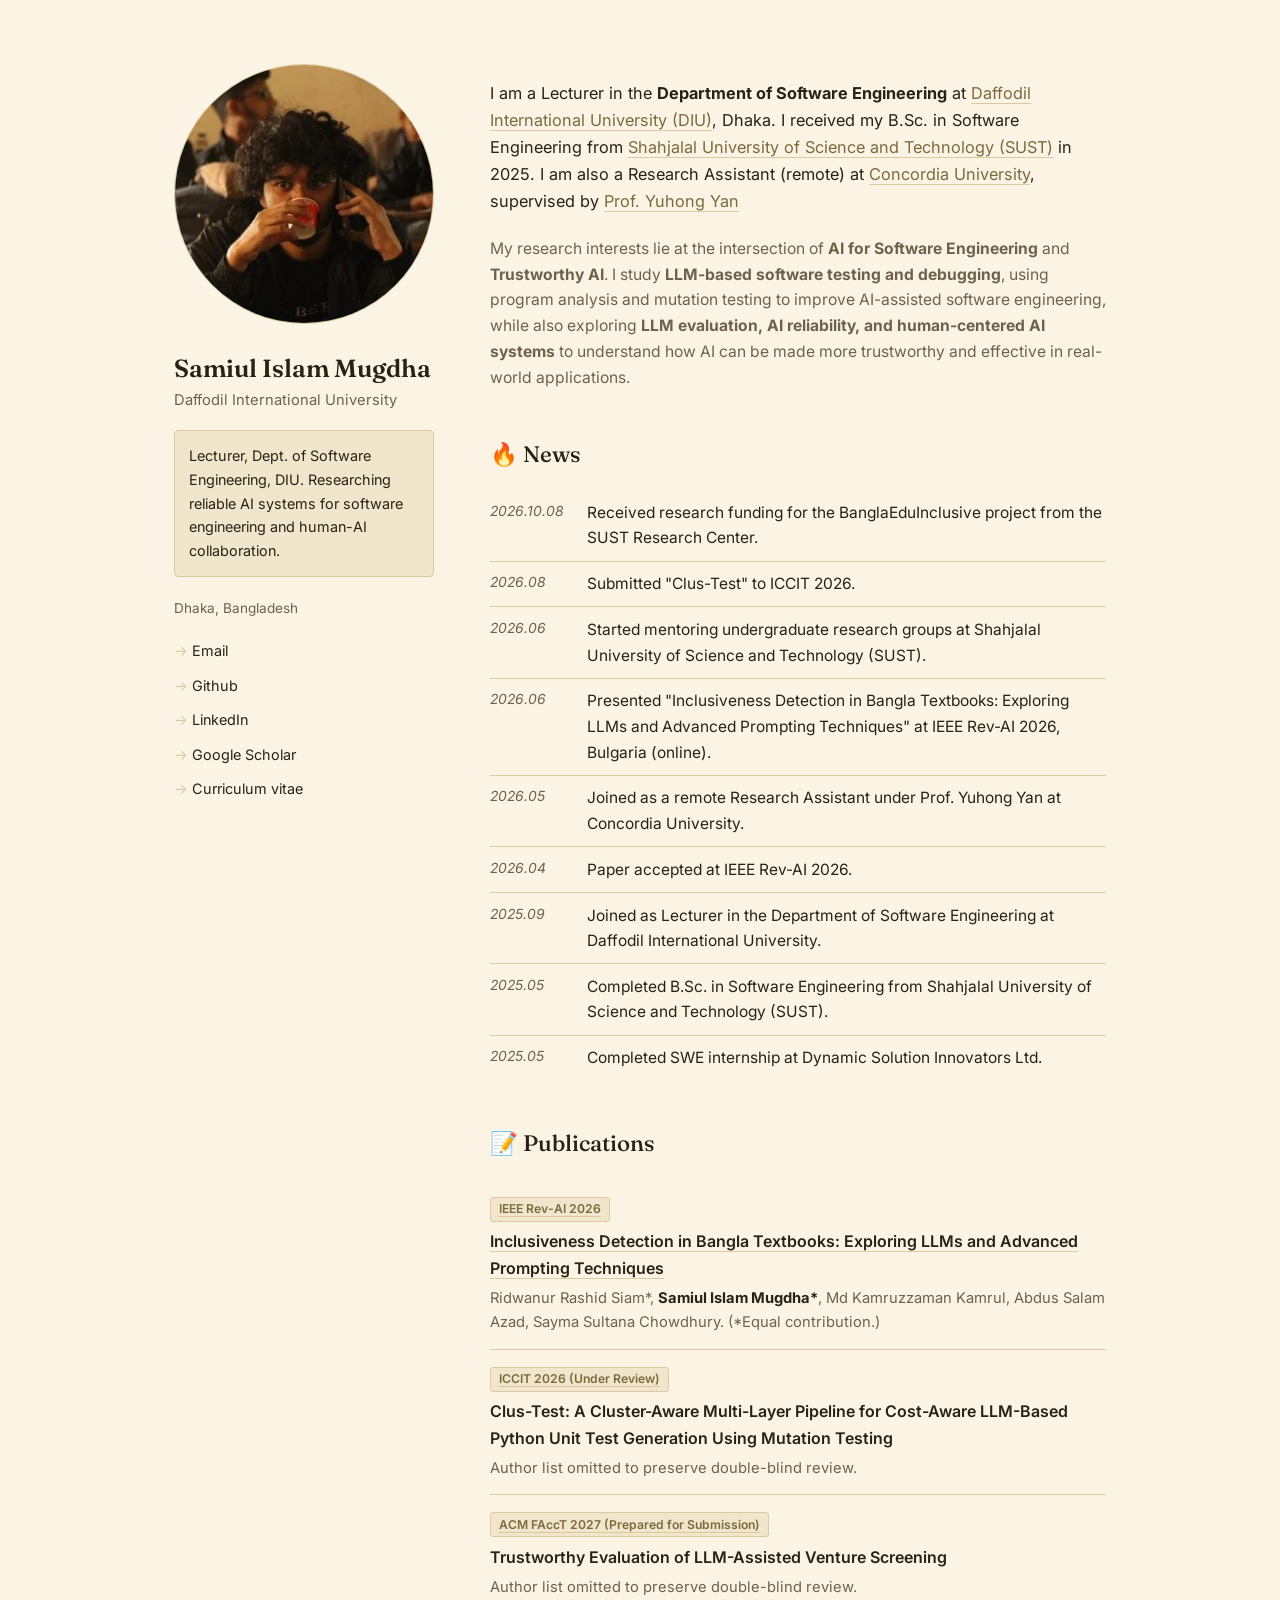
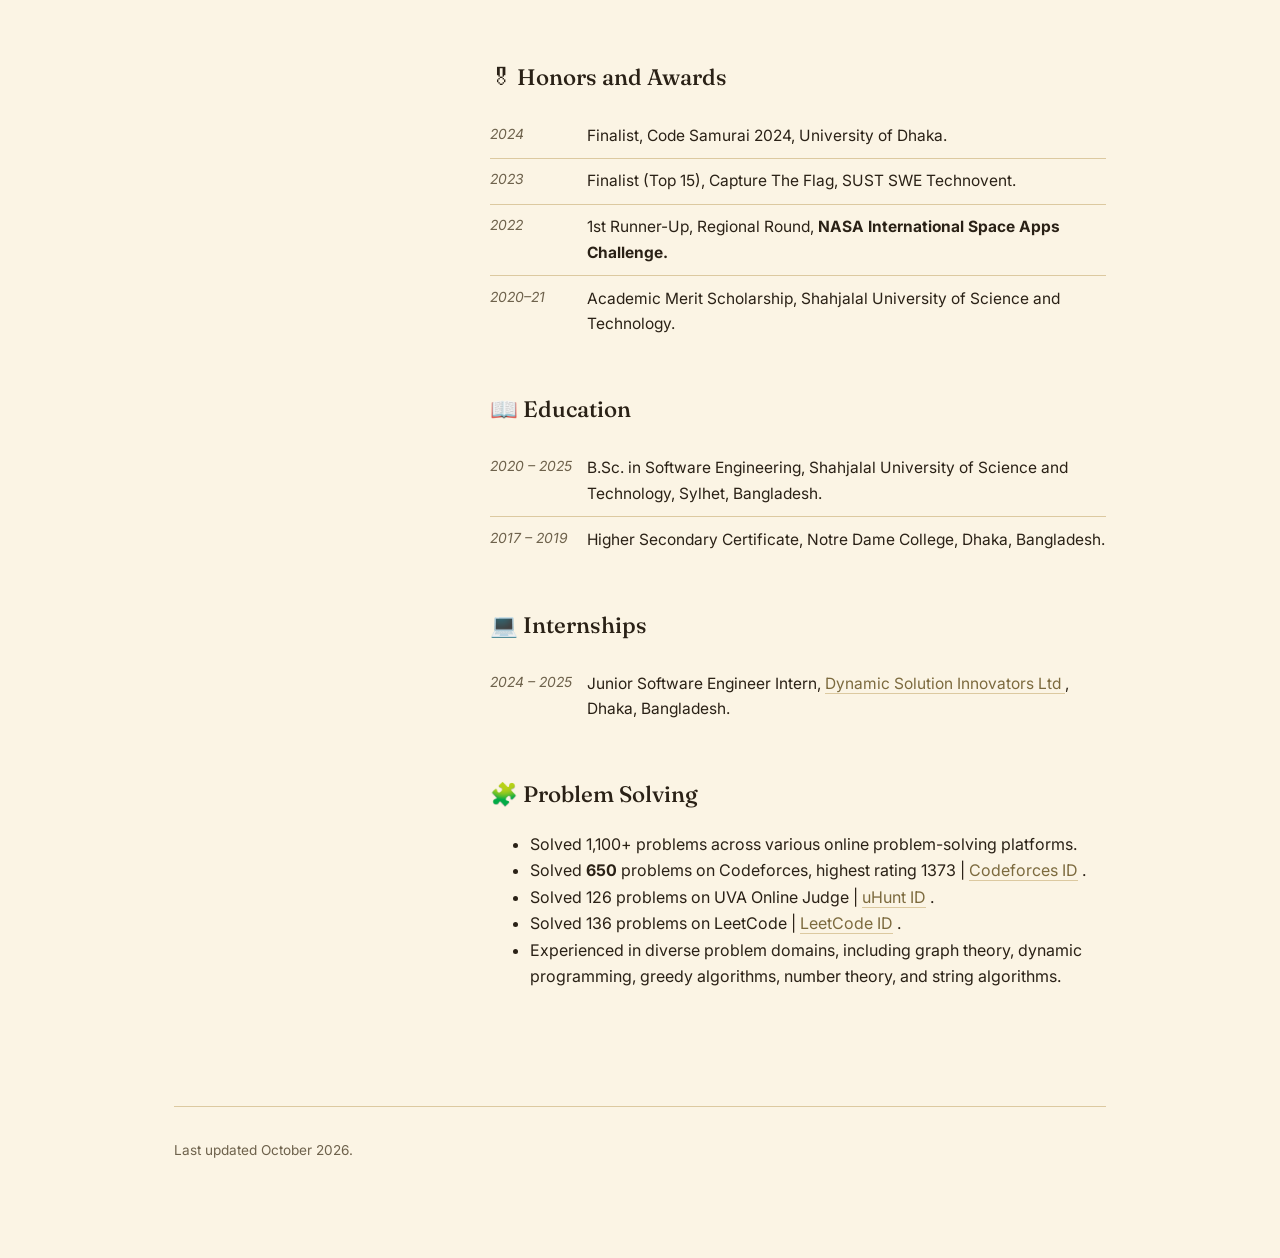
<file: index.html>
<!DOCTYPE html>
<html lang="en">
<head>
<meta charset="UTF-8">
<meta name="viewport" content="width=device-width, initial-scale=1.0">
<meta name="description" content="Welcome to Samiul Islam Mugdha's homepage!">
<meta property="og:title" content="Samiul Islam Mugdha">
<meta property="og:description" content="Lecturer, Software Engineering @ DIU. Focusing on AI for software engineering, LLM-based test generation, and trustworthy AI evaluation.">
<meta property="og:site_name" content="Samiul Islam Mugdha">
<meta name="theme-color" content="#FBF4E4">
<title>Samiul Islam Mugdha - Homepage</title>
<link rel="preconnect" href="https://fonts.googleapis.com">
<link rel="preconnect" href="https://fonts.gstatic.com" crossorigin>
<link href="https://fonts.googleapis.com/css2?family=Fraunces:opsz,wght@9..144,400;9..144,500;9..144,600&family=Inter:wght@400;500;600&display=swap" rel="stylesheet">
<link rel="stylesheet" href="home.css">
</head>
<body>

<div class="page">

  <aside class="sidebar">
    <img class="avatar" src="assets/headshot.jpg" alt="Samiul Islam Mugdha">
    <h1>Samiul Islam Mugdha</h1>
    <p class="affil">Daffodil International University</p>

    <div class="tagline">
      Lecturer, Dept. of Software Engineering, DIU. Researching reliable AI systems for software engineering and human-AI collaboration.
    </div>

    <p class="location">Dhaka, Bangladesh</p>

    <ul class="links">
      <li><a href="mailto:mugdhasamiul@gmail.com">Email</a></li>
      <li><a href="https://github.com/mugdha-samiul">Github</a></li>
      <li><a href="https://www.linkedin.com/in/samiul-islam-mugdha-1642b2234/">LinkedIn</a></li>
      <li><a href="https://scholar.google.com/citations?user=y6fyp4IAAAAJ&hl=en" title="Add your Google Scholar URL">Google Scholar</a></li>
      <li><a href="https://drive.google.com/file/d/1ogjmhiNxE4OzzcbjFsVQIjk8-CTtBQRT/view?usp=sharing" title="CV">Curriculum vitae</a></li>
    </ul>

    <!-- <p class="also">Also see the <a href="portfolio.html">full CV site</a> for teaching and service details.</p> -->
  </aside>

  <main>

    <section id="about">
      <p class="bio">I am a Lecturer in the <strong>Department of Software Engineering</strong> at <a href="https://daffodilvarsity.edu.bd/">Daffodil International University (DIU)</a>, Dhaka. I received my B.Sc. in Software Engineering from <a href="https://www.sust.edu/">Shahjalal University of Science and Technology (SUST)</a> in 2025. I am also a Research Assistant (remote) at <a href="https://www.concordia.ca/">Concordia University</a>, supervised by <a href="https://www.concordia.ca/faculty/yuhong-yan.html">Prof. Yuhong Yan</a></p>
      <p class="interests">
        My research interests lie at the intersection of <strong>AI for Software Engineering</strong> and <strong>Trustworthy AI</strong>. I study <strong>LLM-based software testing and debugging</strong>, using program analysis and mutation testing to improve AI-assisted software engineering, while also exploring <strong>LLM evaluation, AI reliability, and human-centered AI systems</strong> to understand how AI can be made more trustworthy and effective in real-world applications.
      </p>
    </section>

    <section id="news">
      <h2>🔥 News</h2>
      <ul class="news-list">
        <li>
      <span class="when">2026.10.08</span>
      <span>Received research funding for the BanglaEduInclusive project from the SUST Research Center.</span>
    </li>
    <li><span class="when">2026.08</span> <span>Submitted "Clus-Test" to ICCIT 2026.</span></li>
    <li><span class="when">2026.06</span> <span>Started mentoring undergraduate research groups at Shahjalal University of Science and Technology (SUST).</span></li>
    <li><span class="when">2026.06</span> <span>Presented "Inclusiveness Detection in Bangla Textbooks: Exploring LLMs and Advanced Prompting Techniques" at IEEE Rev-AI 2026, Bulgaria (online).</span></li>
    <li><span class="when">2026.05</span> <span>Joined as a remote Research Assistant under Prof. Yuhong Yan at Concordia University.</span></li>
    <li><span class="when">2026.04</span> <span>Paper accepted at IEEE Rev-AI 2026.</span></li>
    <li><span class="when">2025.09</span> <span>Joined as Lecturer in the Department of Software Engineering at Daffodil International University.</span></li>
    <li><span class="when">2025.05</span> <span>Completed B.Sc. in Software Engineering from Shahjalal University of Science and Technology (SUST).</span></li>
    <li><span class="when">2025.05</span> <span>Completed SWE internship at Dynamic Solution Innovators Ltd.</span></li>
      </ul>
    </section>

    <section id="publications">
      <h2>📝 Publications</h2>
    
      <div class="pub">
        <span class="pub-venue-tag">
          <a href="https://rev-ai.org/index.html" 
             target="_blank" 
             rel="noopener noreferrer"
             style="text-decoration: none !important; color: inherit;">
             IEEE Rev-AI 2026
          </a>
        </span>
        <div class="pub-title">
          <a href="https://ieeexplore.ieee.org/document/11622053" 
             target="_blank" 
             rel="noopener noreferrer"
             style="text-decoration: none !important; color: inherit;">
             Inclusiveness Detection in Bangla Textbooks: Exploring LLMs and Advanced Prompting Techniques
          </a>
        </div>
        <div class="pub-authors">
          Ridwanur Rashid Siam*, <span class="me">Samiul Islam Mugdha*</span>, Md Kamruzzaman Kamrul, Abdus Salam Azad, Sayma Sultana Chowdhury. (*Equal contribution.)
        </div>
      </div>
    
      <div class="pub">
        <span class="pub-venue-tag">
          <a href="https://iccit.org.bd/2026/" 
             target="_blank" 
             rel="noopener noreferrer"
             style="text-decoration: none !important; color: inherit;">
             ICCIT 2026 (Under Review)
          </a>
        </span>
        <div class="pub-title">
          Clus-Test: A Cluster-Aware Multi-Layer Pipeline for Cost-Aware LLM-Based Python Unit Test Generation Using Mutation Testing
        </div>
        <div class="pub-authors">
          Author list omitted to preserve double-blind review.
        </div>
      </div>
          <div class="pub">
        <span class="pub-venue-tag">
          <a href="https://facctconference.org/" 
             target="_blank" 
             rel="noopener noreferrer"
             style="text-decoration: none !important; color: inherit;">
             ACM FAccT 2027 (Prepared for Submission)
          </a>
        </span>
        <div class="pub-title">
          Trustworthy Evaluation of LLM-Assisted Venture Screening
        </div>
        <div class="pub-authors">
          Author list omitted to preserve double-blind review.
        </div>
      </div>
    
    </section>

    <section id="honors">
      <h2>🎖 Honors and Awards</h2>
      <ul class="honors-list">
        <li><span class="when">2024</span> <span>Finalist, Code Samurai 2024, University of Dhaka.</span></li>
        <li><span class="when">2023</span> <span>Finalist (Top 15), Capture The Flag, SUST SWE Technovent.</span></li>
        <li><span class="when">2022</span> <span>1st Runner-Up, Regional Round, <strong>NASA International Space Apps Challenge.</strong></span></li>
        <li><span class="when">2020–21</span> <span>Academic Merit Scholarship, Shahjalal University of Science and Technology.</span></li>
      </ul>
    </section>
    
    <section id="education">
      <h2>📖 Education</h2>
      <ul class="edu-list">
        <li><span class="when">2020 – 2025</span> <span>B.Sc. in Software Engineering, Shahjalal University of Science and Technology, Sylhet, Bangladesh.</span></li>
        <li><span class="when">2017 – 2019</span> <span>Higher Secondary Certificate, Notre Dame College, Dhaka, Bangladesh.</span></li>
      </ul>
    </section>

    <section id="internships">
      <h2>💻 Internships</h2>
      <ul class="intern-list">
        <li>
          <span class="when">2024 – 2025</span>
          <span>
            Junior Software Engineer Intern,
            <a href="https://www.dsinnovators.com/" target="_blank" rel="noopener noreferrer">
              Dynamic Solution Innovators Ltd
            </a>,
            Dhaka, Bangladesh.
          </span>
        </li>
      </ul>
    </section>

    <section id="problem-solving">
  <h2>🧩 Problem Solving</h2>
  <ul class="problem-solving-list">
    <li>Solved 1,100+ problems across various online problem-solving platforms.</li>

    <li>
      Solved <strong>650</strong> problems on Codeforces, highest rating 1373
      <span class="profile-link">
        | <a href="https://codeforces.com/profile/Samiul_Mugdha"
             target="_blank"
             rel="noopener noreferrer">Codeforces ID</a>
      </span>.
    </li>

    <li>
      Solved 126 problems on UVA Online Judge
      <span class="profile-link">
        | <a href="https://uhunt.onlinejudge.org/id/1123745"
             target="_blank"
             rel="noopener noreferrer">uHunt ID</a>
      </span>.
    </li>

    <li>
      Solved 136 problems on LeetCode
      <span class="profile-link">
        | <a href="https://leetcode.com/u/_Mugdha/"
             target="_blank"
             rel="noopener noreferrer">LeetCode ID</a>
      </span>.
    </li>

    <li>
      Experienced in diverse problem domains, including graph theory, dynamic programming,
      greedy algorithms, number theory, and string algorithms.
    </li>
  </ul>
</section>


  </main>

  <footer>
    Last updated October 2026.
  </footer>

</div>
</body>
</html>
</file>
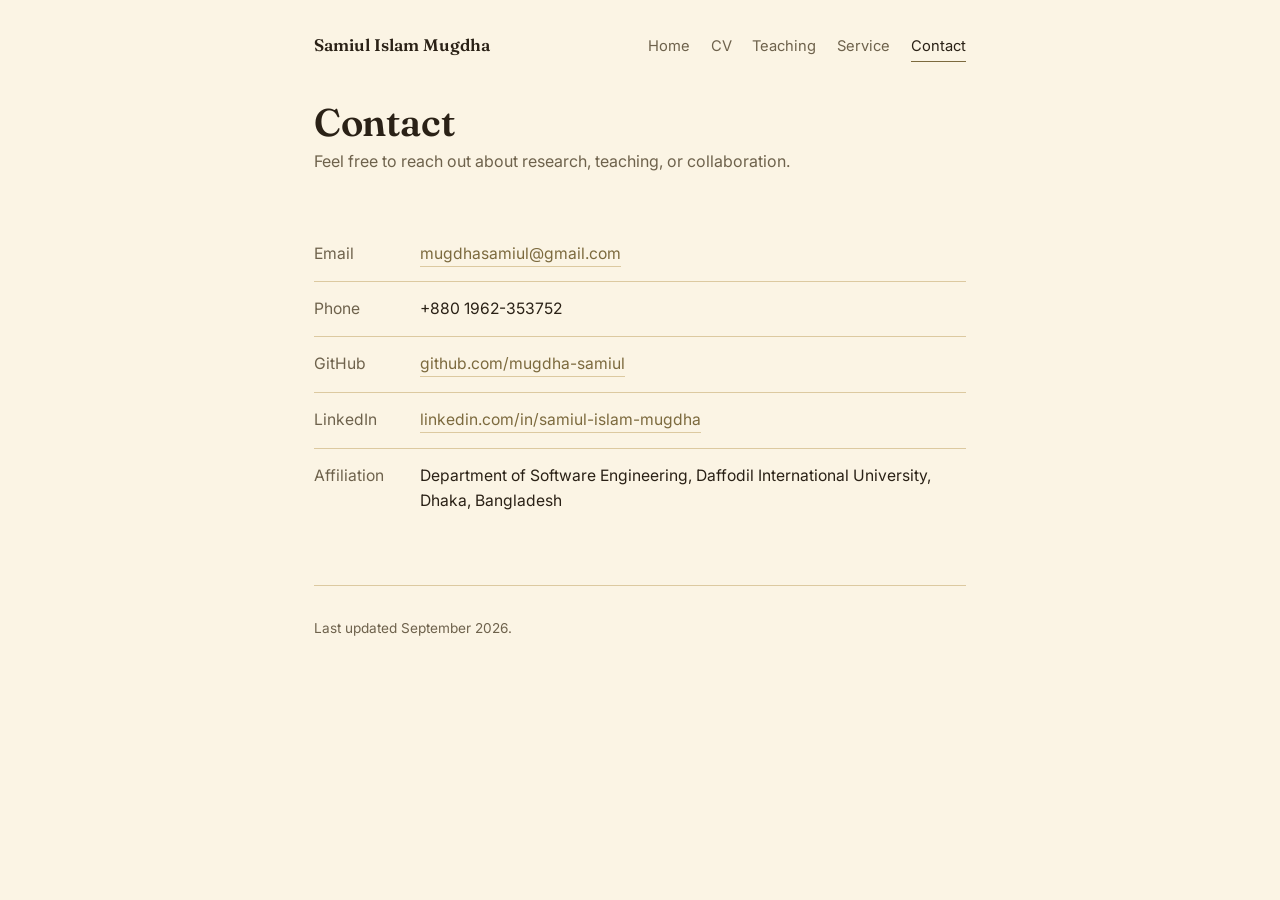
<file: contact.html>
<!DOCTYPE html>
<html lang="en">
<head>
<meta charset="UTF-8">
<meta name="viewport" content="width=device-width, initial-scale=1.0">
<title>Contact — Samiul Islam Mugdha</title>
<link rel="preconnect" href="https://fonts.googleapis.com">
<link rel="preconnect" href="https://fonts.gstatic.com" crossorigin>
<link href="https://fonts.googleapis.com/css2?family=Fraunces:opsz,wght@9..144,400;9..144,500;9..144,600&family=Inter:wght@400;500;600&display=swap" rel="stylesheet">
<link rel="stylesheet" href="styles.css">
</head>
<body>

<nav class="sitenav">
  <a class="brand" href="portfolio.html">Samiul Islam Mugdha</a>
  <div class="navlinks">
    <a href="portfolio.html">Home</a>
    <a href="cv.html">CV</a>
    <a href="teaching.html">Teaching</a>
    <a href="service.html">Service</a>
    <a href="contact.html" aria-current="page">Contact</a>
  </div>
</nav>

<div class="wrap">

  <div class="page-header">
    <h1>Contact</h1>
    <p>Feel free to reach out about research, teaching, or collaboration.</p>
  </div>

  <section id="details">
    <ul class="contact-list">
      <li><span class="label">Email</span> <a href="mailto:mugdhasamiul@gmail.com">mugdhasamiul@gmail.com</a></li>
      <li><span class="label">Phone</span> +880 1962-353752</li>
      <li><span class="label">GitHub</span> <a href="https://github.com/mugdha-samiul">github.com/mugdha-samiul</a></li>
      <li><span class="label">LinkedIn</span> <a href="https://www.linkedin.com/in/samiul-islam-mugdha-1642b2234/">linkedin.com/in/samiul-islam-mugdha</a></li>
      <li><span class="label">Affiliation</span> Department of Software Engineering, Daffodil International University, Dhaka, Bangladesh</li>
    </ul>
  </section>

  <footer>
    Last updated September 2026.
  </footer>

</div>
</body>
</html>
</file>
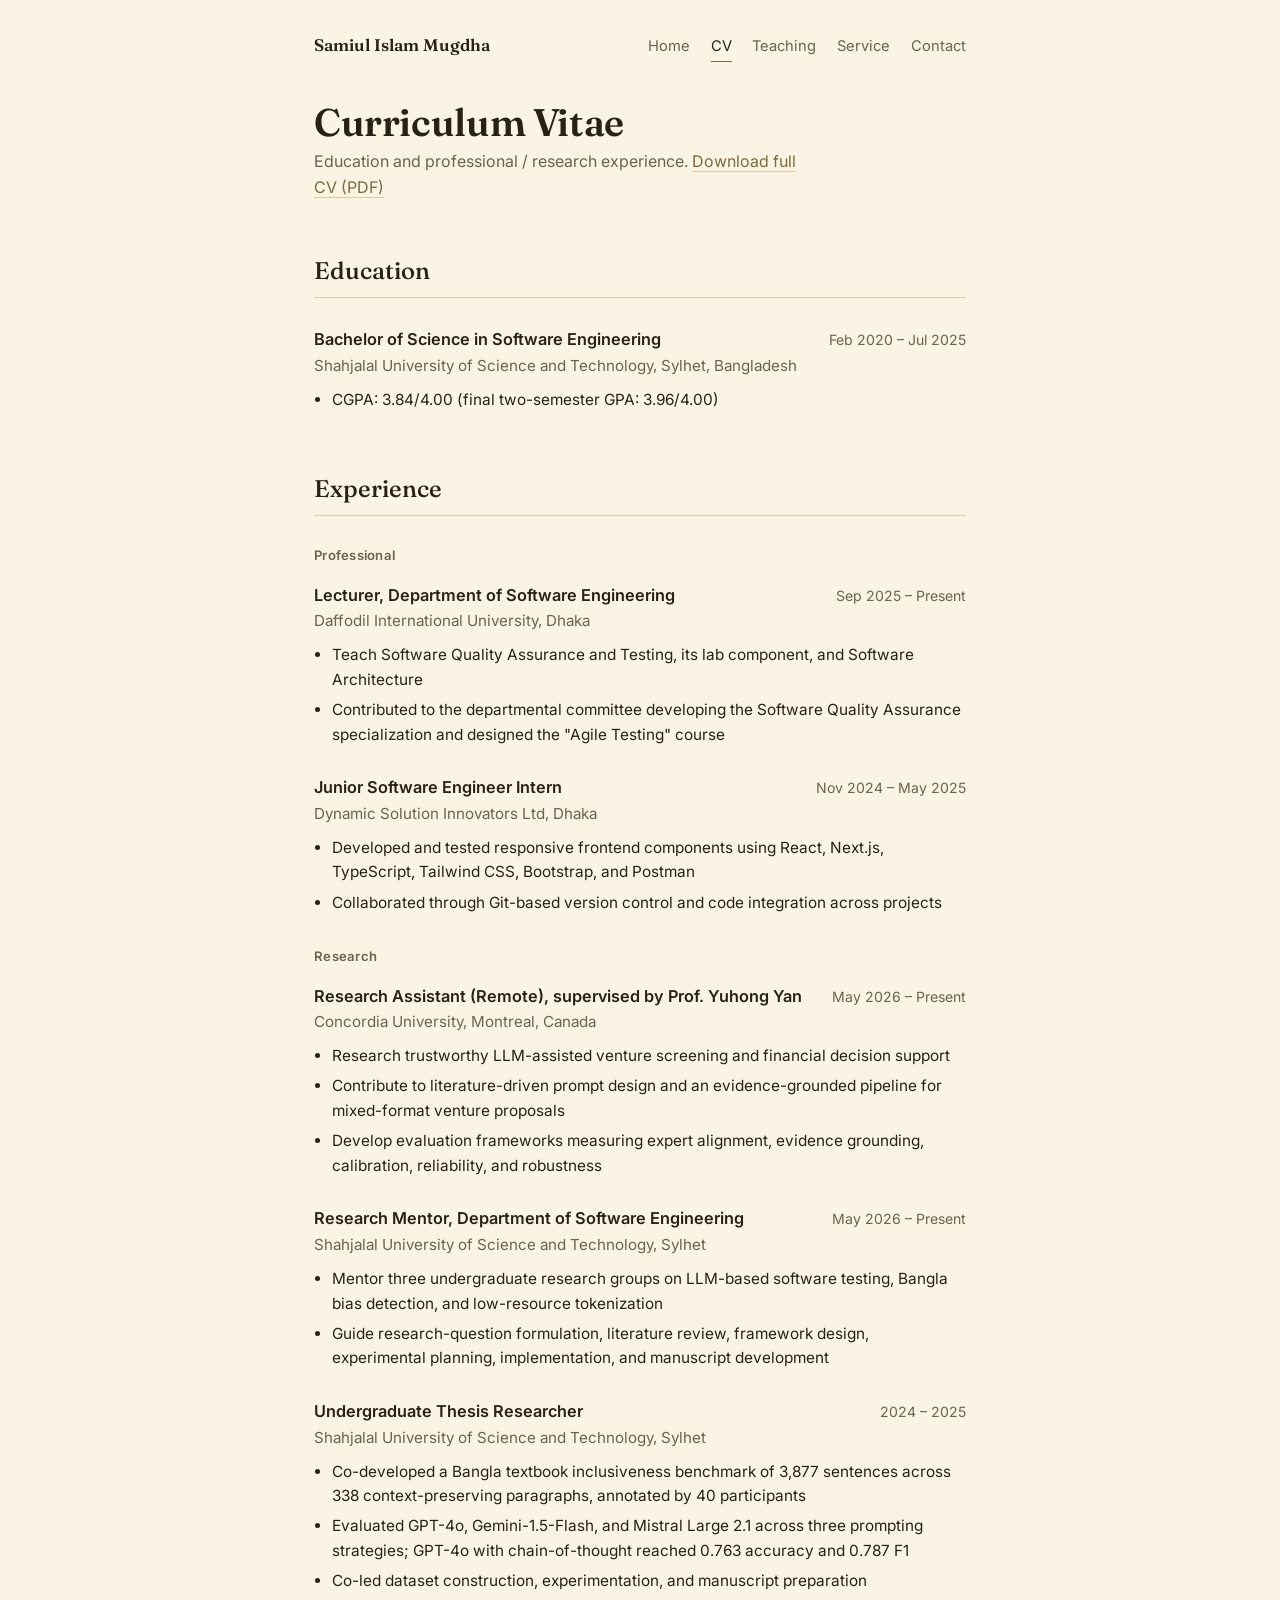
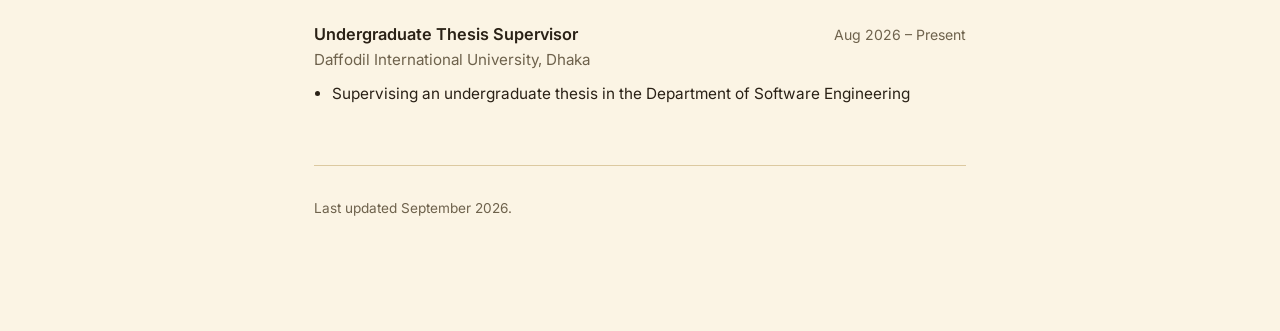
<file: cv.html>
<!DOCTYPE html>
<html lang="en">
<head>
<meta charset="UTF-8">
<meta name="viewport" content="width=device-width, initial-scale=1.0">
<title>CV — Samiul Islam Mugdha</title>
<link rel="preconnect" href="https://fonts.googleapis.com">
<link rel="preconnect" href="https://fonts.gstatic.com" crossorigin>
<link href="https://fonts.googleapis.com/css2?family=Fraunces:opsz,wght@9..144,400;9..144,500;9..144,600&family=Inter:wght@400;500;600&display=swap" rel="stylesheet">
<link rel="stylesheet" href="styles.css">
</head>
<body>

<nav class="sitenav">
  <a class="brand" href="portfolio.html">Samiul Islam Mugdha</a>
  <div class="navlinks">
    <a href="portfolio.html">Home</a>
    <a href="cv.html" aria-current="page">CV</a>
    <a href="teaching.html">Teaching</a>
    <a href="service.html">Service</a>
    <a href="contact.html">Contact</a>
  </div>
</nav>

<div class="wrap">

  <div class="page-header">
    <h1>Curriculum Vitae</h1>
    <p>Education and professional / research experience. <a href="#" title="Add a link to your CV PDF once uploaded">Download full CV (PDF)</a></p>
  </div>

  <section id="education">
    <h2>Education</h2>
    <hr class="section-rule">
    <div class="entry">
      <div class="entry-head">
        <div>
          <div class="entry-title">Bachelor of Science in Software Engineering</div>
          <div class="entry-org">Shahjalal University of Science and Technology, Sylhet, Bangladesh</div>
        </div>
        <div class="entry-date">Feb 2020 – Jul 2025</div>
      </div>
      <ul>
        <li>CGPA: 3.84/4.00 (final two-semester GPA: 3.96/4.00)</li>
      </ul>
    </div>
  </section>

  <section id="experience">
    <h2>Experience</h2>
    <hr class="section-rule">

    <div class="subgroup">
      <h3>Professional</h3>

      <div class="entry">
        <div class="entry-head">
          <div>
            <div class="entry-title">Lecturer, Department of Software Engineering</div>
            <div class="entry-org">Daffodil International University, Dhaka</div>
          </div>
          <div class="entry-date">Sep 2025 – Present</div>
        </div>
        <ul>
          <li>Teach Software Quality Assurance and Testing, its lab component, and Software Architecture</li>
          <li>Contributed to the departmental committee developing the Software Quality Assurance specialization and designed the "Agile Testing" course</li>
        </ul>
      </div>

      <div class="entry">
        <div class="entry-head">
          <div>
            <div class="entry-title">Junior Software Engineer Intern</div>
            <div class="entry-org">Dynamic Solution Innovators Ltd, Dhaka</div>
          </div>
          <div class="entry-date">Nov 2024 – May 2025</div>
        </div>
        <ul>
          <li>Developed and tested responsive frontend components using React, Next.js, TypeScript, Tailwind CSS, Bootstrap, and Postman</li>
          <li>Collaborated through Git-based version control and code integration across projects</li>
        </ul>
      </div>
    </div>

    <div class="subgroup">
      <h3>Research</h3>

      <div class="entry">
        <div class="entry-head">
          <div>
            <div class="entry-title">Research Assistant (Remote), supervised by Prof. Yuhong Yan</div>
            <div class="entry-org">Concordia University, Montreal, Canada</div>
          </div>
          <div class="entry-date">May 2026 – Present</div>
        </div>
        <ul>
          <li>Research trustworthy LLM-assisted venture screening and financial decision support</li>
          <li>Contribute to literature-driven prompt design and an evidence-grounded pipeline for mixed-format venture proposals</li>
          <li>Develop evaluation frameworks measuring expert alignment, evidence grounding, calibration, reliability, and robustness</li>
        </ul>
      </div>

      <div class="entry">
        <div class="entry-head">
          <div>
            <div class="entry-title">Research Mentor, Department of Software Engineering</div>
            <div class="entry-org">Shahjalal University of Science and Technology, Sylhet</div>
          </div>
          <div class="entry-date">May 2026 – Present</div>
        </div>
        <ul>
          <li>Mentor three undergraduate research groups on LLM-based software testing, Bangla bias detection, and low-resource tokenization</li>
          <li>Guide research-question formulation, literature review, framework design, experimental planning, implementation, and manuscript development</li>
        </ul>
      </div>

      <div class="entry">
        <div class="entry-head">
          <div>
            <div class="entry-title">Undergraduate Thesis Researcher</div>
            <div class="entry-org">Shahjalal University of Science and Technology, Sylhet</div>
          </div>
          <div class="entry-date">2024 – 2025</div>
        </div>
        <ul>
          <li>Co-developed a Bangla textbook inclusiveness benchmark of 3,877 sentences across 338 context-preserving paragraphs, annotated by 40 participants</li>
          <li>Evaluated GPT-4o, Gemini-1.5-Flash, and Mistral Large 2.1 across three prompting strategies; GPT-4o with chain-of-thought reached 0.763 accuracy and 0.787 F1</li>
          <li>Co-led dataset construction, experimentation, and manuscript preparation</li>
        </ul>
      </div>

      <div class="entry">
        <div class="entry-head">
          <div>
            <div class="entry-title">Undergraduate Thesis Supervisor</div>
            <div class="entry-org">Daffodil International University, Dhaka</div>
          </div>
          <div class="entry-date">Aug 2026 – Present</div>
        </div>
        <ul>
          <li>Supervising an undergraduate thesis in the Department of Software Engineering</li>
        </ul>
      </div>
    </div>
  </section>

  <footer>
    Last updated September 2026.
  </footer>

</div>
</body>
</html>
</file>
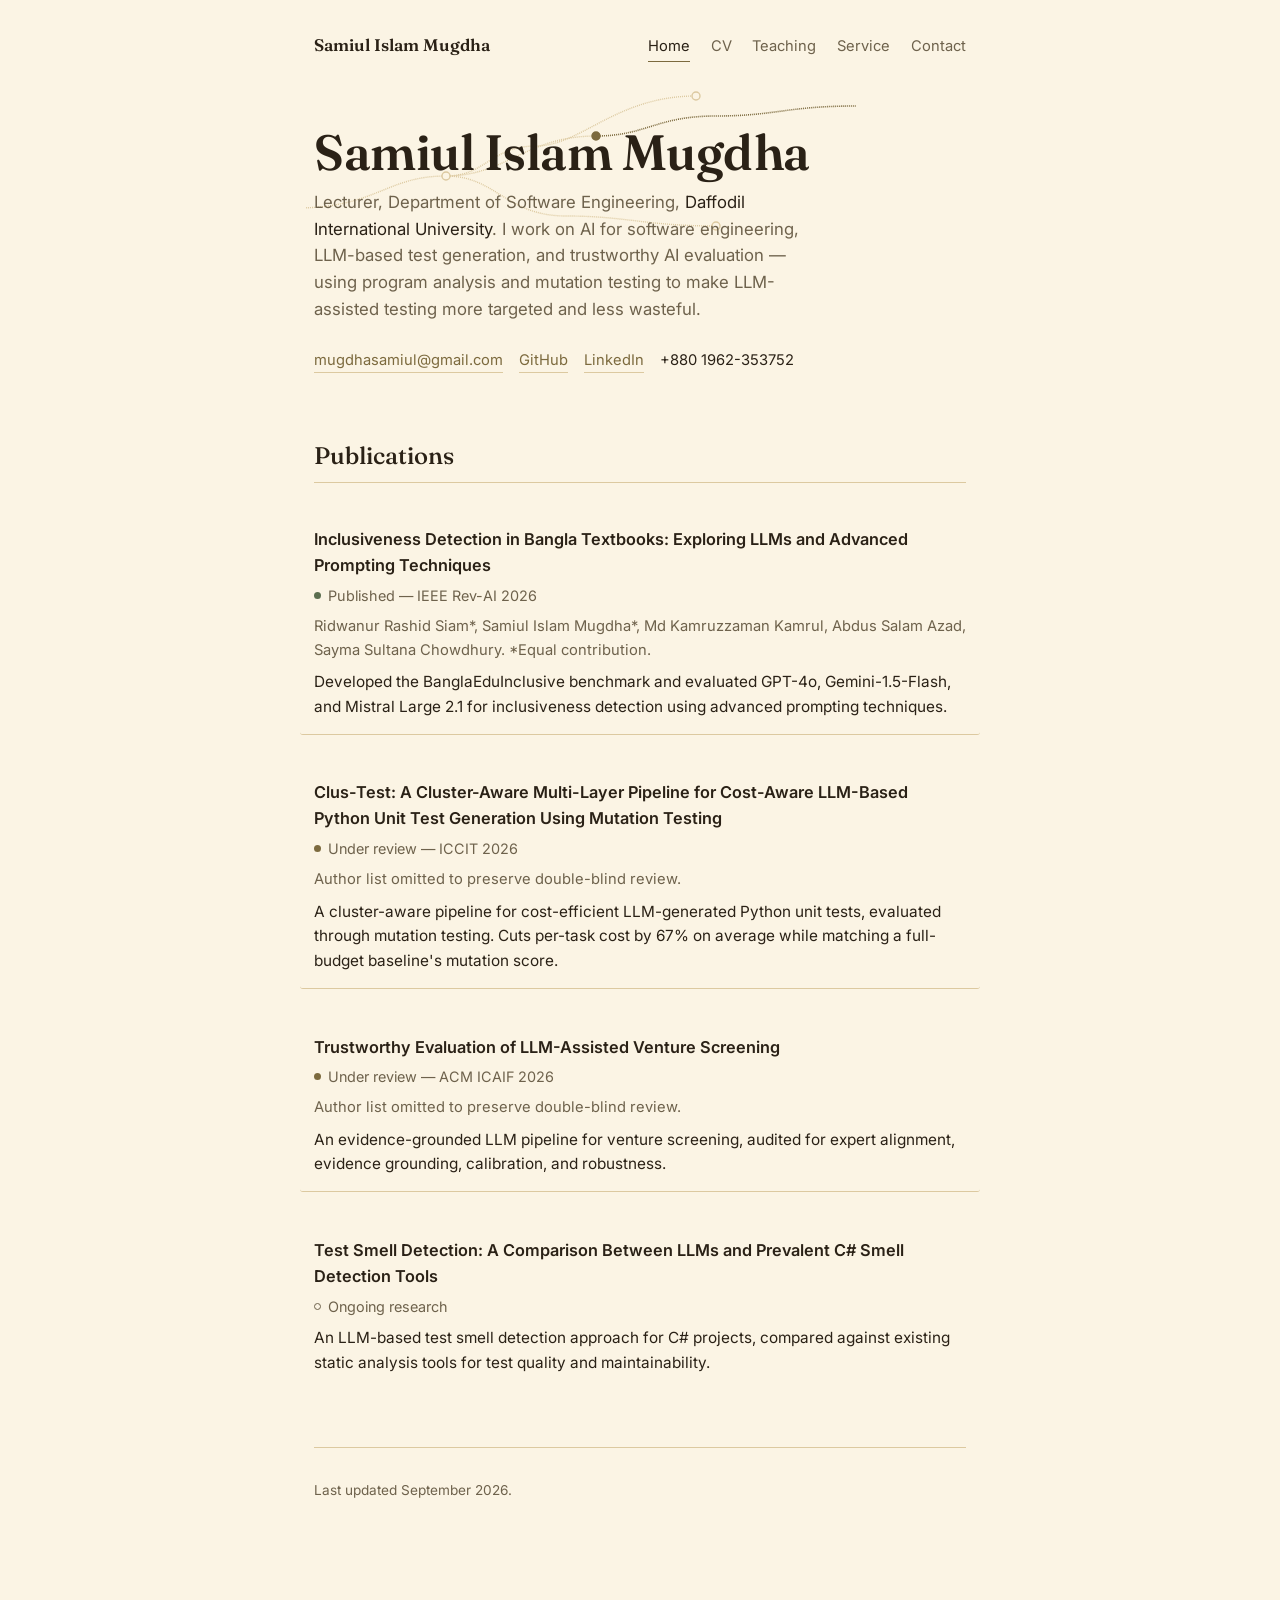
<file: portfolio.html>
<!DOCTYPE html>
<html lang="en">
<head>
<meta charset="UTF-8">
<meta name="viewport" content="width=device-width, initial-scale=1.0">
<title>Samiul Islam Mugdha</title>
<link rel="preconnect" href="https://fonts.googleapis.com">
<link rel="preconnect" href="https://fonts.gstatic.com" crossorigin>
<link href="https://fonts.googleapis.com/css2?family=Fraunces:opsz,wght@9..144,400;9..144,500;9..144,600&family=Inter:wght@400;500;600&display=swap" rel="stylesheet">
<link rel="stylesheet" href="styles.css">
</head>
<body>

<nav class="sitenav">
  <a class="brand" href="portfolio.html">Samiul Islam Mugdha</a>
  <div class="navlinks">
    <a href="portfolio.html" aria-current="page">Home</a>
    <a href="cv.html">CV</a>
    <a href="teaching.html">Teaching</a>
    <a href="service.html">Service</a>
    <a href="contact.html">Contact</a>
  </div>
</nav>

<div class="wrap">

  <header class="hero">
    <svg class="path-motif" viewBox="0 0 540 168" aria-hidden="true">
      <path d="M -20 132 C 60 132, 70 100, 130 100 S 210 60, 280 60" />
      <path d="M 130 100 C 180 100, 190 140, 250 140 S 330 150, 400 150" />
      <path d="M 130 100 C 170 100, 175 70, 220 70 S 300 20, 380 20" />
      <path class="live" d="M 280 60 C 330 60, 340 40, 400 40 S 470 30, 540 30" />
      <circle cx="130" cy="100" r="4" />
      <circle cx="280" cy="60" r="4" class="live" />
      <circle cx="400" cy="150" r="4" />
      <circle cx="380" cy="20" r="4" />
    </svg>
    <div class="header-text">
      <h1>Samiul Islam Mugdha</h1>
      <p class="role">Lecturer, Department of Software Engineering, <span class="inst">Daffodil International University</span>. I work on AI for software engineering, LLM-based test generation, and trustworthy AI evaluation — using program analysis and mutation testing to make LLM-assisted testing more targeted and less wasteful.</p>
      <div class="contact">
        <a href="mailto:mugdhasamiul@gmail.com">mugdhasamiul@gmail.com</a>
        <a href="https://github.com/mugdha-samiul">GitHub</a>
        <a href="https://www.linkedin.com/in/samiul-islam-mugdha-1642b2234/">LinkedIn</a>
        <span>+880 1962-353752</span>
      </div>
    </div>
  </header>

  <section id="publications">
    <h2>Publications</h2>
    <hr class="section-rule">

    <div class="pub">
      <div class="pub-title">Inclusiveness Detection in Bangla Textbooks: Exploring LLMs and Advanced Prompting Techniques</div>
      <div class="pub-venue"><span class="dot published"></span>Published — IEEE Rev-AI 2026</div>
      <div class="pub-authors">Ridwanur Rashid Siam*, Samiul Islam Mugdha*, Md Kamruzzaman Kamrul, Abdus Salam Azad, Sayma Sultana Chowdhury. *Equal contribution.</div>
      <div class="pub-desc">Developed the BanglaEduInclusive benchmark and evaluated GPT-4o, Gemini-1.5-Flash, and Mistral Large 2.1 for inclusiveness detection using advanced prompting techniques.</div>
    </div>

    <div class="pub">
      <div class="pub-title">Clus-Test: A Cluster-Aware Multi-Layer Pipeline for Cost-Aware LLM-Based Python Unit Test Generation Using Mutation Testing</div>
      <div class="pub-venue"><span class="dot review"></span>Under review — ICCIT 2026</div>
      <div class="pub-authors">Author list omitted to preserve double-blind review.</div>
      <div class="pub-desc">A cluster-aware pipeline for cost-efficient LLM-generated Python unit tests, evaluated through mutation testing. Cuts per-task cost by 67% on average while matching a full-budget baseline's mutation score.</div>
    </div>

    <div class="pub">
      <div class="pub-title">Trustworthy Evaluation of LLM-Assisted Venture Screening</div>
      <div class="pub-venue"><span class="dot review"></span>Under review — ACM ICAIF 2026</div>
      <div class="pub-authors">Author list omitted to preserve double-blind review.</div>
      <div class="pub-desc">An evidence-grounded LLM pipeline for venture screening, audited for expert alignment, evidence grounding, calibration, and robustness.</div>
    </div>

    <div class="pub">
      <div class="pub-title">Test Smell Detection: A Comparison Between LLMs and Prevalent C# Smell Detection Tools</div>
      <div class="pub-venue"><span class="dot ongoing"></span>Ongoing research</div>
      <div class="pub-desc">An LLM-based test smell detection approach for C# projects, compared against existing static analysis tools for test quality and maintainability.</div>
    </div>
  </section>

  <footer>
    Last updated September 2026.
  </footer>

</div>
</body>
</html>
</file>
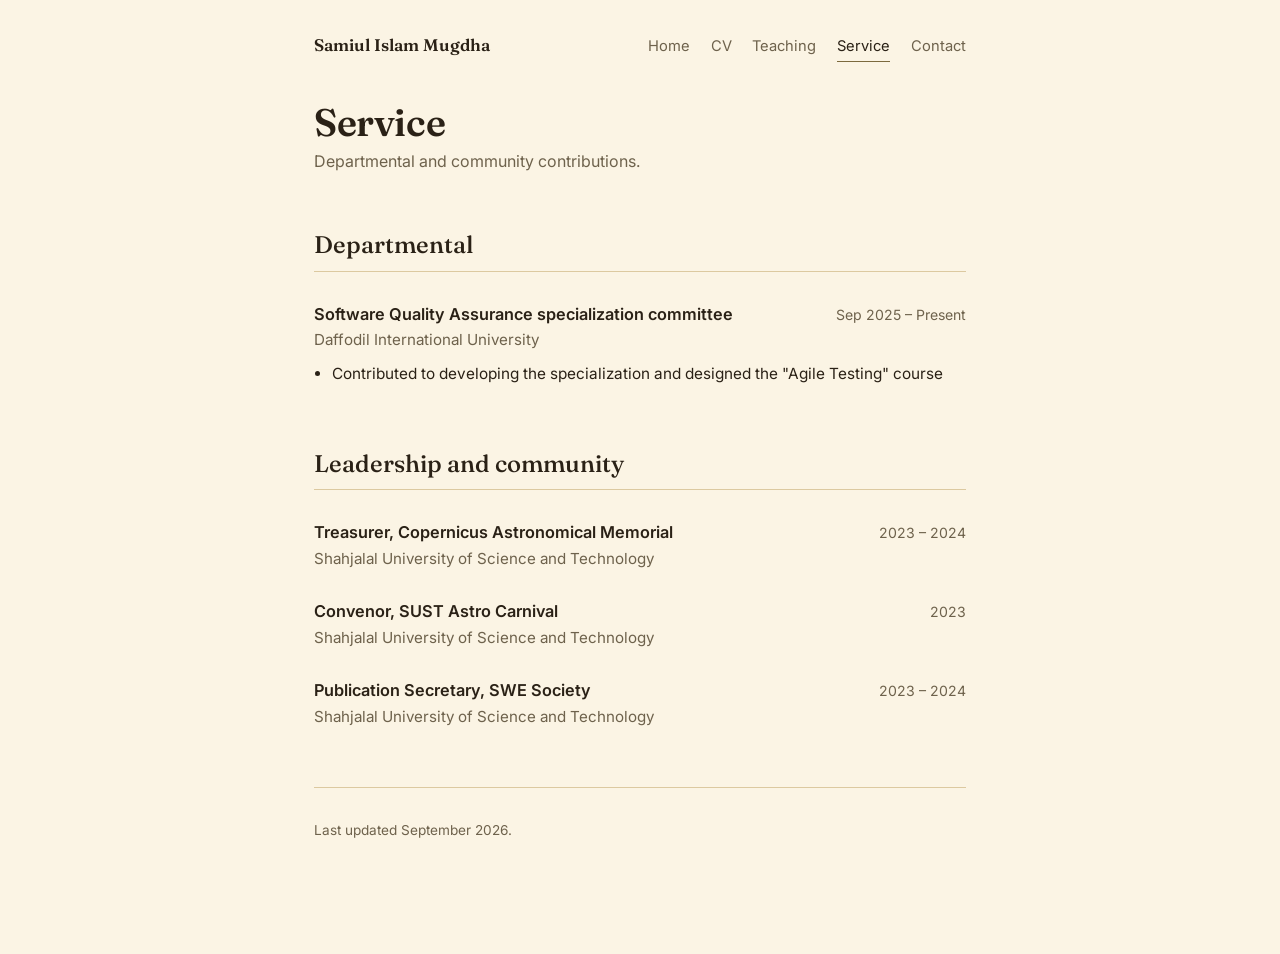
<file: service.html>
<!DOCTYPE html>
<html lang="en">
<head>
<meta charset="UTF-8">
<meta name="viewport" content="width=device-width, initial-scale=1.0">
<title>Service — Samiul Islam Mugdha</title>
<link rel="preconnect" href="https://fonts.googleapis.com">
<link rel="preconnect" href="https://fonts.gstatic.com" crossorigin>
<link href="https://fonts.googleapis.com/css2?family=Fraunces:opsz,wght@9..144,400;9..144,500;9..144,600&family=Inter:wght@400;500;600&display=swap" rel="stylesheet">
<link rel="stylesheet" href="styles.css">
</head>
<body>

<nav class="sitenav">
  <a class="brand" href="portfolio.html">Samiul Islam Mugdha</a>
  <div class="navlinks">
    <a href="portfolio.html">Home</a>
    <a href="cv.html">CV</a>
    <a href="teaching.html">Teaching</a>
    <a href="service.html" aria-current="page">Service</a>
    <a href="contact.html">Contact</a>
  </div>
</nav>

<div class="wrap">

  <div class="page-header">
    <h1>Service</h1>
    <p>Departmental and community contributions.</p>
  </div>

  <section id="departmental">
    <h2>Departmental</h2>
    <hr class="section-rule">

    <div class="entry">
      <div class="entry-head">
        <div>
          <div class="entry-title">Software Quality Assurance specialization committee</div>
          <div class="entry-org">Daffodil International University</div>
        </div>
        <div class="entry-date">Sep 2025 – Present</div>
      </div>
      <ul>
        <li>Contributed to developing the specialization and designed the "Agile Testing" course</li>
      </ul>
    </div>
  </section>

  <section id="leadership">
    <h2>Leadership and community</h2>
    <hr class="section-rule">

    <div class="entry">
      <div class="entry-head">
        <div>
          <div class="entry-title">Treasurer, Copernicus Astronomical Memorial</div>
          <div class="entry-org">Shahjalal University of Science and Technology</div>
        </div>
        <div class="entry-date">2023 – 2024</div>
      </div>
    </div>

    <div class="entry">
      <div class="entry-head">
        <div>
          <div class="entry-title">Convenor, SUST Astro Carnival</div>
          <div class="entry-org">Shahjalal University of Science and Technology</div>
        </div>
        <div class="entry-date">2023</div>
      </div>
    </div>

    <div class="entry">
      <div class="entry-head">
        <div>
          <div class="entry-title">Publication Secretary, SWE Society</div>
          <div class="entry-org">Shahjalal University of Science and Technology</div>
        </div>
        <div class="entry-date">2023 – 2024</div>
      </div>
    </div>
  </section>

  <footer>
    Last updated September 2026.
  </footer>

</div>
</body>
</html>
</file>
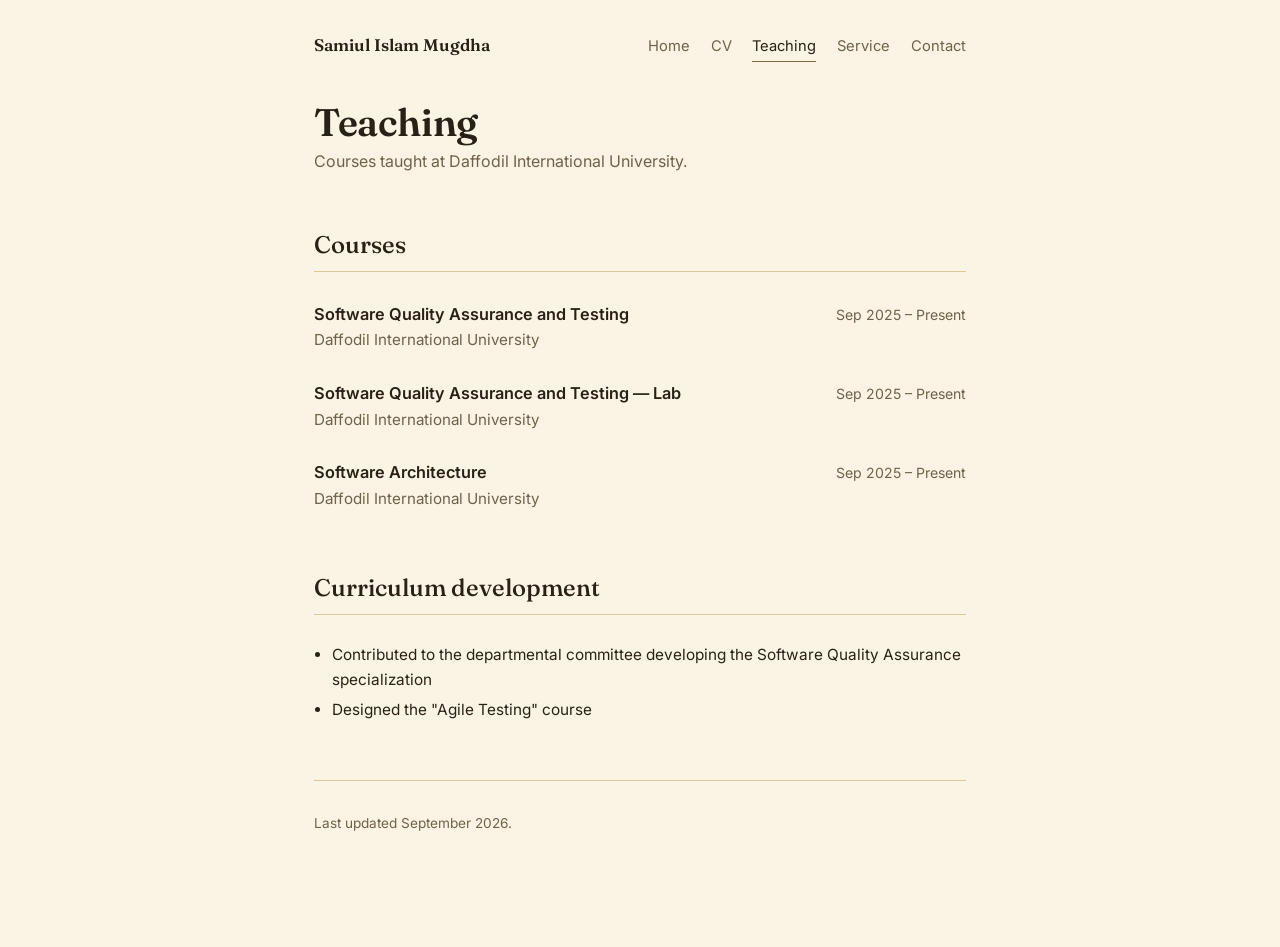
<file: teaching.html>
<!DOCTYPE html>
<html lang="en">
<head>
<meta charset="UTF-8">
<meta name="viewport" content="width=device-width, initial-scale=1.0">
<title>Teaching — Samiul Islam Mugdha</title>
<link rel="preconnect" href="https://fonts.googleapis.com">
<link rel="preconnect" href="https://fonts.gstatic.com" crossorigin>
<link href="https://fonts.googleapis.com/css2?family=Fraunces:opsz,wght@9..144,400;9..144,500;9..144,600&family=Inter:wght@400;500;600&display=swap" rel="stylesheet">
<link rel="stylesheet" href="styles.css">
</head>
<body>

<nav class="sitenav">
  <a class="brand" href="portfolio.html">Samiul Islam Mugdha</a>
  <div class="navlinks">
    <a href="portfolio.html">Home</a>
    <a href="cv.html">CV</a>
    <a href="teaching.html" aria-current="page">Teaching</a>
    <a href="service.html">Service</a>
    <a href="contact.html">Contact</a>
  </div>
</nav>

<div class="wrap">

  <div class="page-header">
    <h1>Teaching</h1>
    <p>Courses taught at Daffodil International University.</p>
  </div>

  <section id="courses">
    <h2>Courses</h2>
    <hr class="section-rule">

    <div class="entry">
      <div class="entry-head">
        <div>
          <div class="entry-title">Software Quality Assurance and Testing</div>
          <div class="entry-org">Daffodil International University</div>
        </div>
        <div class="entry-date">Sep 2025 – Present</div>
      </div>
    </div>

    <div class="entry">
      <div class="entry-head">
        <div>
          <div class="entry-title">Software Quality Assurance and Testing — Lab</div>
          <div class="entry-org">Daffodil International University</div>
        </div>
        <div class="entry-date">Sep 2025 – Present</div>
      </div>
    </div>

    <div class="entry">
      <div class="entry-head">
        <div>
          <div class="entry-title">Software Architecture</div>
          <div class="entry-org">Daffodil International University</div>
        </div>
        <div class="entry-date">Sep 2025 – Present</div>
      </div>
    </div>
  </section>

  <section id="curriculum">
    <h2>Curriculum development</h2>
    <hr class="section-rule">

    <div class="entry">
      <ul>
        <li>Contributed to the departmental committee developing the Software Quality Assurance specialization</li>
        <li>Designed the "Agile Testing" course</li>
      </ul>
    </div>
  </section>

  <footer>
    Last updated September 2026.
  </footer>

</div>
</body>
</html>
</file>
<file: home.css>
:root {
  --cream: #FBF4E4;
  --cream-deep: #F1E6CC;
  --ink: #2A2116;
  --ink-soft: #6E624C;
  --line: #DCC9A0;
  --accent: #7C6A3E;
  --moss: #5B6E4F;
}

* { box-sizing: border-box; }

body {
  margin: 0;
  background: var(--cream);
  color: var(--ink);
  font-family: 'Inter', -apple-system, sans-serif;
  font-size: 16px;
  line-height: 1.65;
  -webkit-font-smoothing: antialiased;
}

a {
  color: var(--accent);
  text-decoration: none;
  border-bottom: 1px solid var(--line);
}

a:hover, a:focus-visible {
  border-bottom-color: var(--accent);
}

.page {
  max-width: 980px;
  margin: 0 auto;
  padding: 4rem 1.5rem 6rem;
  display: grid;
  grid-template-columns: 260px 1fr;
  gap: 3.5rem;
  align-items: start;
}

/* ---------- Sidebar ---------- */

.sidebar {
  position: sticky;
  top: 3rem;
}

.avatar {
  width: 100%;
  aspect-ratio: 1 / 1;
  border-radius: 50%;
  object-fit: cover;
  border: 1px solid var(--line);
  margin-bottom: 1.4rem;
}

.sidebar h1 {
  font-family: 'Fraunces', serif;
  font-weight: 600;
  font-size: 1.55rem;
  margin: 0 0 0.3rem;
  line-height: 1.2;
}

.sidebar .affil {
  font-size: 0.92rem;
  color: var(--ink-soft);
  margin: 0 0 1.1rem;
}

.tagline {
  font-size: 0.9rem;
  margin: 0 0 1.3rem;
  padding: 0.8rem 0.9rem;
  background: var(--cream-deep);
  border-radius: 4px;
  border: 1px solid var(--line);
}

.location {
  font-size: 0.85rem;
  color: var(--ink-soft);
  margin: 0 0 1.1rem;
}

.links {
  list-style: none;
  margin: 0 0 1.4rem;
  padding: 0;
  display: flex;
  flex-direction: column;
  gap: 0.5rem;
}

.links li a {
  font-size: 0.9rem;
  border-bottom: none;
  color: var(--ink);
}

.links li a:hover {
  color: var(--accent);
}

.links li a::before {
  content: "→ ";
  color: var(--line);
}

.also {
  font-size: 0.82rem;
  color: var(--ink-soft);
  padding-top: 1rem;
  border-top: 1px solid var(--line);
}

/* ---------- Main content ---------- */

main h2 {
  font-family: 'Fraunces', serif;
  font-weight: 500;
  font-size: 1.4rem;
  margin: 0 0 1.1rem;
  display: flex;
  align-items: center;
  gap: 0.5rem;
}

main section {
  margin-bottom: 2.8rem;
}

.bio {
  font-size: 1.02rem;
  margin-bottom: 1.3rem;
}

.bio a { color: var(--accent); }

.interests {
  font-size: 0.98rem;
  color: var(--ink-soft);
}

.news-list, .honors-list, .edu-list, .intern-list {
  list-style: none;
  margin: 0;
  padding: 0;
}

.news-list li, .honors-list li, .edu-list li, .intern-list li {
  padding: 0.6rem 0;
  border-bottom: 1px solid var(--line);
  font-size: 0.97rem;
  display: flex;
  gap: 0.8rem;
}

.news-list li:last-child, .honors-list li:last-child,
.edu-list li:last-child, .intern-list li:last-child {
  border-bottom: none;
}

.news-list .when, .honors-list .when, .edu-list .when, .intern-list .when {
  color: var(--ink-soft);
  font-size: 0.87rem;
  white-space: nowrap;
  flex-shrink: 0;
  min-width: 84px;
  font-style: italic;
}

.pub {
  padding: 0.9rem 0;
  border-bottom: 1px solid var(--line);
}

.pub:last-child { border-bottom: none; }

.pub-venue-tag {
  display: inline-block;
  font-size: 0.76rem;
  font-weight: 600;
  color: var(--accent);
  background: var(--cream-deep);
  border: 1px solid var(--line);
  padding: 0.1rem 0.5rem;
  border-radius: 3px;
  margin-right: 0.5rem;
}

.pub-title {
  font-weight: 600;
  font-size: 1rem;
  margin: 0.4rem 0 0.3rem;
}

.pub-authors {
  font-size: 0.92rem;
  color: var(--ink-soft);
}

.pub-authors .me {
  font-weight: 700;
  color: var(--ink);
}

footer {
  grid-column: 1 / -1;
  font-size: 0.85rem;
  color: var(--ink-soft);
  padding-top: 2rem;
  margin-top: 1rem;
  border-top: 1px solid var(--line);
}

@media (max-width: 760px) {
  .page {
    grid-template-columns: 1fr;
    padding: 2.5rem 1.25rem 4rem;
  }
  .sidebar {
    position: static;
    max-width: 260px;
  }
}
</file>
<file: styles.css>
:root {
  --cream: #FBF4E4;
  --cream-deep: #F1E6CC;
  --ink: #2A2116;
  --ink-soft: #6E624C;
  --line: #DCC9A0;
  --accent: #7C6A3E;
  --moss: #5B6E4F;
}

* { box-sizing: border-box; }

html { -webkit-text-size-adjust: 100%; }

body {
  margin: 0;
  background: var(--cream);
  color: var(--ink);
  font-family: 'Inter', -apple-system, sans-serif;
  font-size: 16px;
  line-height: 1.6;
  -webkit-font-smoothing: antialiased;
}

a {
  color: var(--accent);
  text-decoration: none;
  border-bottom: 1px solid var(--line);
}

a:hover, a:focus-visible {
  border-bottom-color: var(--accent);
}

a:focus-visible, button:focus-visible {
  outline: 2px solid var(--accent);
  outline-offset: 3px;
}

.wrap {
  max-width: 700px;
  margin: 0 auto;
  padding: 0 1.5rem 7rem;
}

/* ---------- Site nav ---------- */

.sitenav {
  max-width: 700px;
  margin: 0 auto;
  padding: 2rem 1.5rem 2.5rem;
  display: flex;
  justify-content: space-between;
  align-items: baseline;
  flex-wrap: wrap;
  gap: 0.6rem 1.5rem;
}

.sitenav .brand {
  font-family: 'Fraunces', serif;
  font-weight: 600;
  font-size: 1.05rem;
  color: var(--ink);
  border-bottom: none;
}

.sitenav .navlinks {
  display: flex;
  gap: 1.3rem;
  font-size: 0.92rem;
}

.sitenav .navlinks a {
  color: var(--ink-soft);
  border-bottom: 1px solid transparent;
  padding-bottom: 2px;
}

.sitenav .navlinks a:hover {
  color: var(--ink);
  border-bottom-color: var(--line);
}

.sitenav .navlinks a[aria-current="page"] {
  color: var(--ink);
  border-bottom-color: var(--accent);
}

/* ---------- Header (home hero) ---------- */

header.hero {
  position: relative;
  margin-bottom: 4rem;
  padding-top: 1.5rem;
}

.path-motif {
  position: absolute;
  top: -1.6rem;
  left: -0.5rem;
  width: min(560px, 115%);
  height: 168px;
  pointer-events: none;
  z-index: 0;
}

.path-motif path {
  fill: none;
  stroke: var(--line);
  stroke-width: 1.4;
  stroke-dasharray: 1;
  stroke-dashoffset: 1;
  animation: draw 1.4s ease-out forwards;
}

.path-motif path.live {
  stroke: var(--accent);
  stroke-width: 1.6;
}

.path-motif circle {
  fill: var(--cream);
  stroke: var(--line);
  stroke-width: 1.4;
  opacity: 0;
  animation: appear 0.5s ease-out forwards;
}

.path-motif circle.live {
  fill: var(--accent);
  stroke: var(--accent);
}

.path-motif path:nth-of-type(1) { animation-delay: 0.1s; }
.path-motif path:nth-of-type(2) { animation-delay: 0.35s; }
.path-motif path:nth-of-type(3) { animation-delay: 0.35s; }
.path-motif path:nth-of-type(4) { animation-delay: 0.6s; }

.path-motif circle:nth-of-type(1) { animation-delay: 1.1s; }
.path-motif circle:nth-of-type(2) { animation-delay: 1.2s; }
.path-motif circle:nth-of-type(3) { animation-delay: 0.75s; }
.path-motif circle:nth-of-type(4) { animation-delay: 1.35s; }

@keyframes draw { to { stroke-dashoffset: 0; } }
@keyframes appear { to { opacity: 1; } }

@media (prefers-reduced-motion: reduce) {
  .path-motif path, .path-motif circle {
    animation: none;
    stroke-dashoffset: 0;
    opacity: 1;
  }
}

.header-text {
  position: relative;
  z-index: 1;
}

h1 {
  font-family: 'Fraunces', serif;
  font-optical-sizing: auto;
  font-weight: 600;
  font-size: clamp(2.3rem, 6vw, 3.1rem);
  line-height: 1.08;
  margin: 0 0 0.6rem;
  letter-spacing: -0.01em;
}

.role {
  font-size: 1.05rem;
  color: var(--ink-soft);
  margin: 0 0 1.6rem;
  max-width: 46ch;
}

.role .inst { color: var(--ink); }

.contact {
  display: flex;
  flex-wrap: wrap;
  gap: 0.35rem 1rem;
  font-size: 0.92rem;
}

.contact a { border-bottom: 1px solid var(--line); }

/* ---------- Page header (non-home pages) ---------- */

.page-header {
  margin-bottom: 3.2rem;
}

.page-header h1 {
  font-size: clamp(1.9rem, 5vw, 2.4rem);
  margin-bottom: 0.4rem;
}

.page-header p {
  color: var(--ink-soft);
  font-size: 1rem;
  max-width: 50ch;
  margin: 0;
}

/* ---------- Sections ---------- */

section { margin-bottom: 3.6rem; }

h2 {
  font-family: 'Fraunces', serif;
  font-weight: 500;
  font-size: 1.5rem;
  margin: 0 0 0.4rem;
}

.section-rule {
  height: 1px;
  background: var(--line);
  border: none;
  margin: 0 0 1.8rem;
}

h3 {
  font-family: 'Inter', sans-serif;
  font-weight: 600;
  font-size: 0.82rem;
  letter-spacing: 0.02em;
  color: var(--ink-soft);
  margin: 0 0 1rem;
}

/* ---------- Entries ---------- */

.entry { margin-bottom: 1.7rem; }
.entry:last-child { margin-bottom: 0; }

.entry-head {
  display: flex;
  justify-content: space-between;
  align-items: baseline;
  gap: 1rem;
  flex-wrap: wrap;
}

.entry-title { font-weight: 600; font-size: 1.02rem; }

.entry-org {
  color: var(--ink-soft);
  font-size: 0.95rem;
  margin-top: 0.1rem;
}

.entry-date {
  font-size: 0.88rem;
  color: var(--ink-soft);
  white-space: nowrap;
}

.entry ul { margin: 0.6rem 0 0; padding-left: 1.15rem; }
.entry li { margin-bottom: 0.35rem; font-size: 0.96rem; }
.entry li:last-child { margin-bottom: 0; }

.subgroup { margin-bottom: 1.9rem; }
.subgroup:last-child { margin-bottom: 0; }

/* ---------- Publications ---------- */

.pub {
  margin-bottom: 1.9rem;
  padding: 0.9rem;
  margin-left: -0.9rem;
  margin-right: -0.9rem;
  border-bottom: 1px solid var(--line);
  border-radius: 3px;
  transition: background 0.2s ease;
}

.pub:hover { background: var(--cream-deep); }
.pub:last-child { border-bottom: none; }

.pub-title { font-weight: 600; font-size: 1.02rem; margin-bottom: 0.35rem; }

.pub-venue {
  display: flex;
  align-items: center;
  gap: 0.45rem;
  font-size: 0.9rem;
  color: var(--ink-soft);
  margin-bottom: 0.5rem;
}

.dot { width: 7px; height: 7px; border-radius: 50%; flex-shrink: 0; }
.dot.published { background: var(--moss); }
.dot.review { background: var(--accent); }
.dot.ongoing { background: var(--cream); border: 1px solid var(--ink-soft); }

.pub-authors { font-size: 0.92rem; color: var(--ink-soft); margin-bottom: 0.5rem; }
.pub-desc { font-size: 0.96rem; }

/* ---------- Contact page ---------- */

.contact-list {
  list-style: none;
  margin: 0;
  padding: 0;
}

.contact-list li {
  display: flex;
  gap: 1rem;
  padding: 0.9rem 0;
  border-bottom: 1px solid var(--line);
  font-size: 0.98rem;
}

.contact-list li:last-child { border-bottom: none; }

.contact-list .label {
  color: var(--ink-soft);
  min-width: 90px;
  flex-shrink: 0;
}

footer {
  font-size: 0.85rem;
  color: var(--ink-soft);
  padding-top: 2rem;
  border-top: 1px solid var(--line);
}

@media (max-width: 480px) {
  .wrap { padding: 0 1.25rem 5rem; }
  .sitenav { padding: 1.5rem 1.25rem 2rem; flex-direction: column; align-items: flex-start; }
  .entry-head { flex-direction: column; align-items: flex-start; gap: 0.2rem; }
  .path-motif { height: 130px; }
  .contact-list li { flex-direction: column; gap: 0.15rem; }
}
</file>
